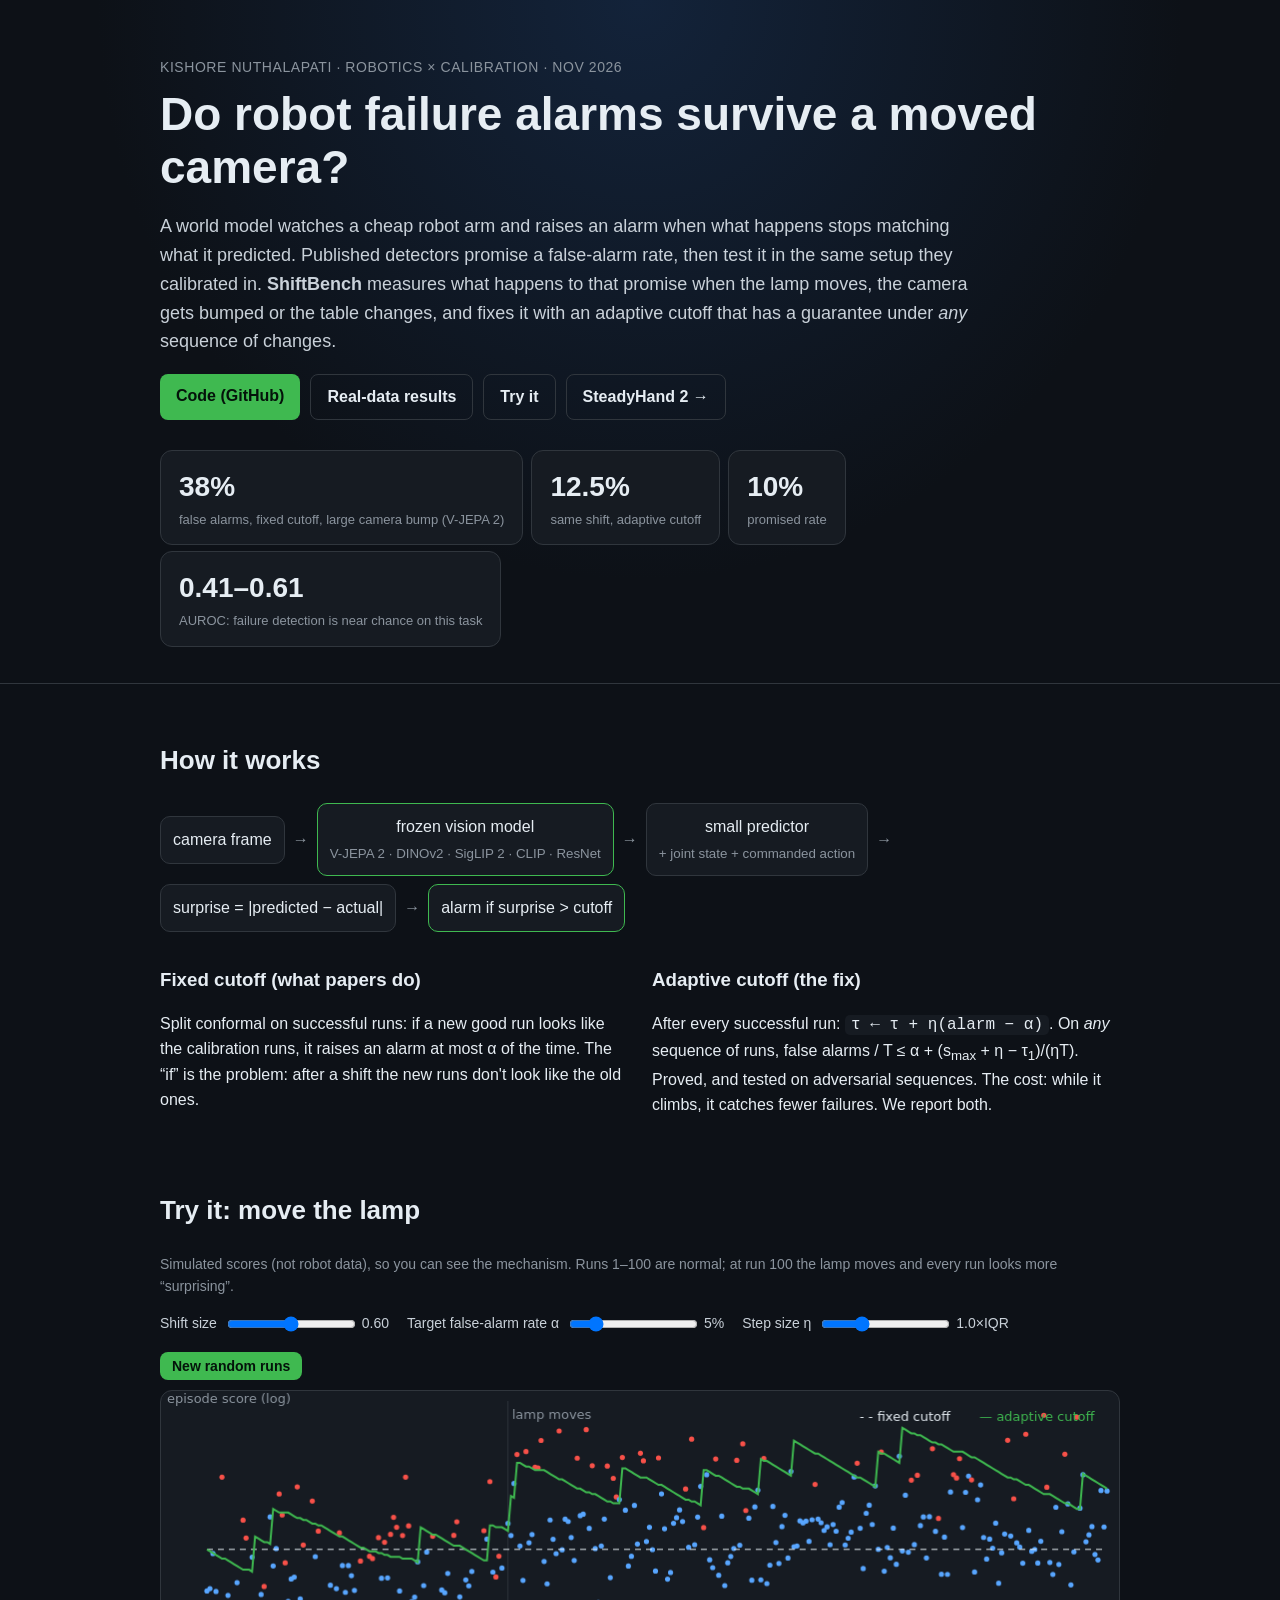
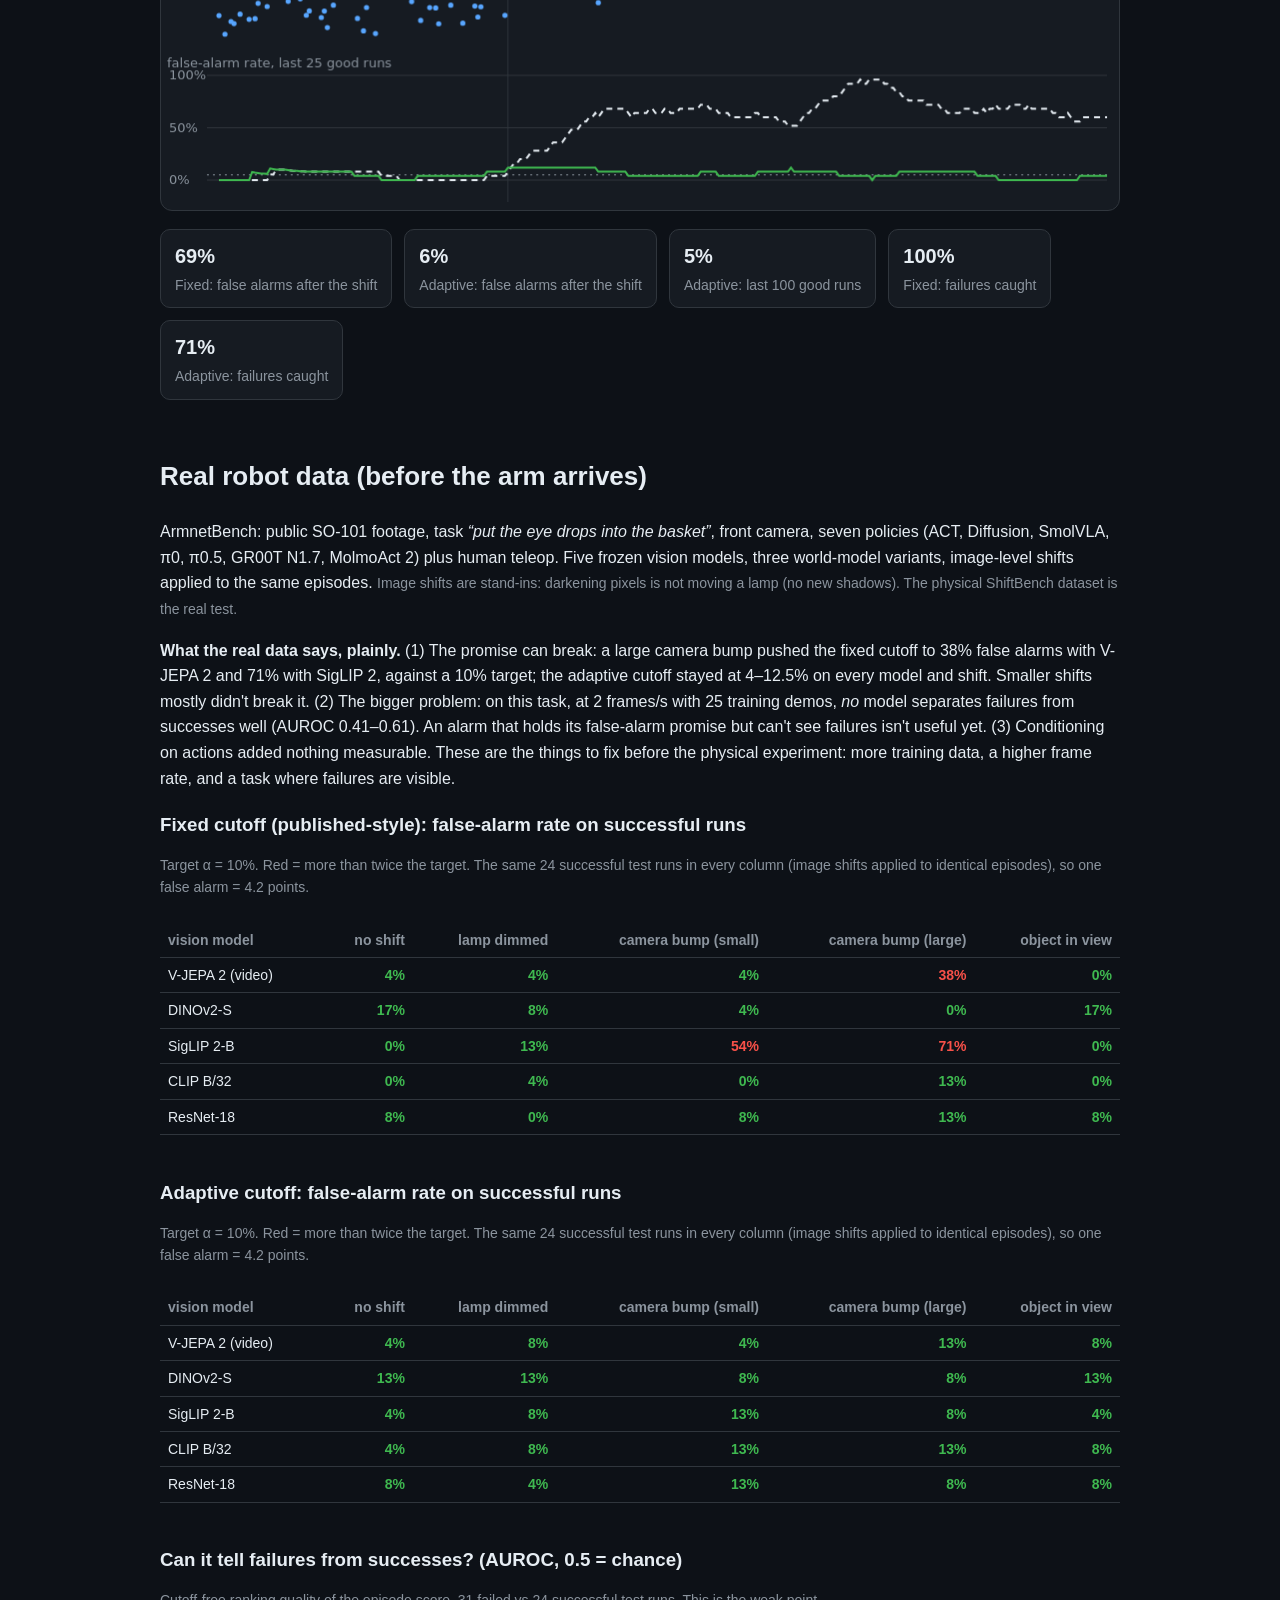
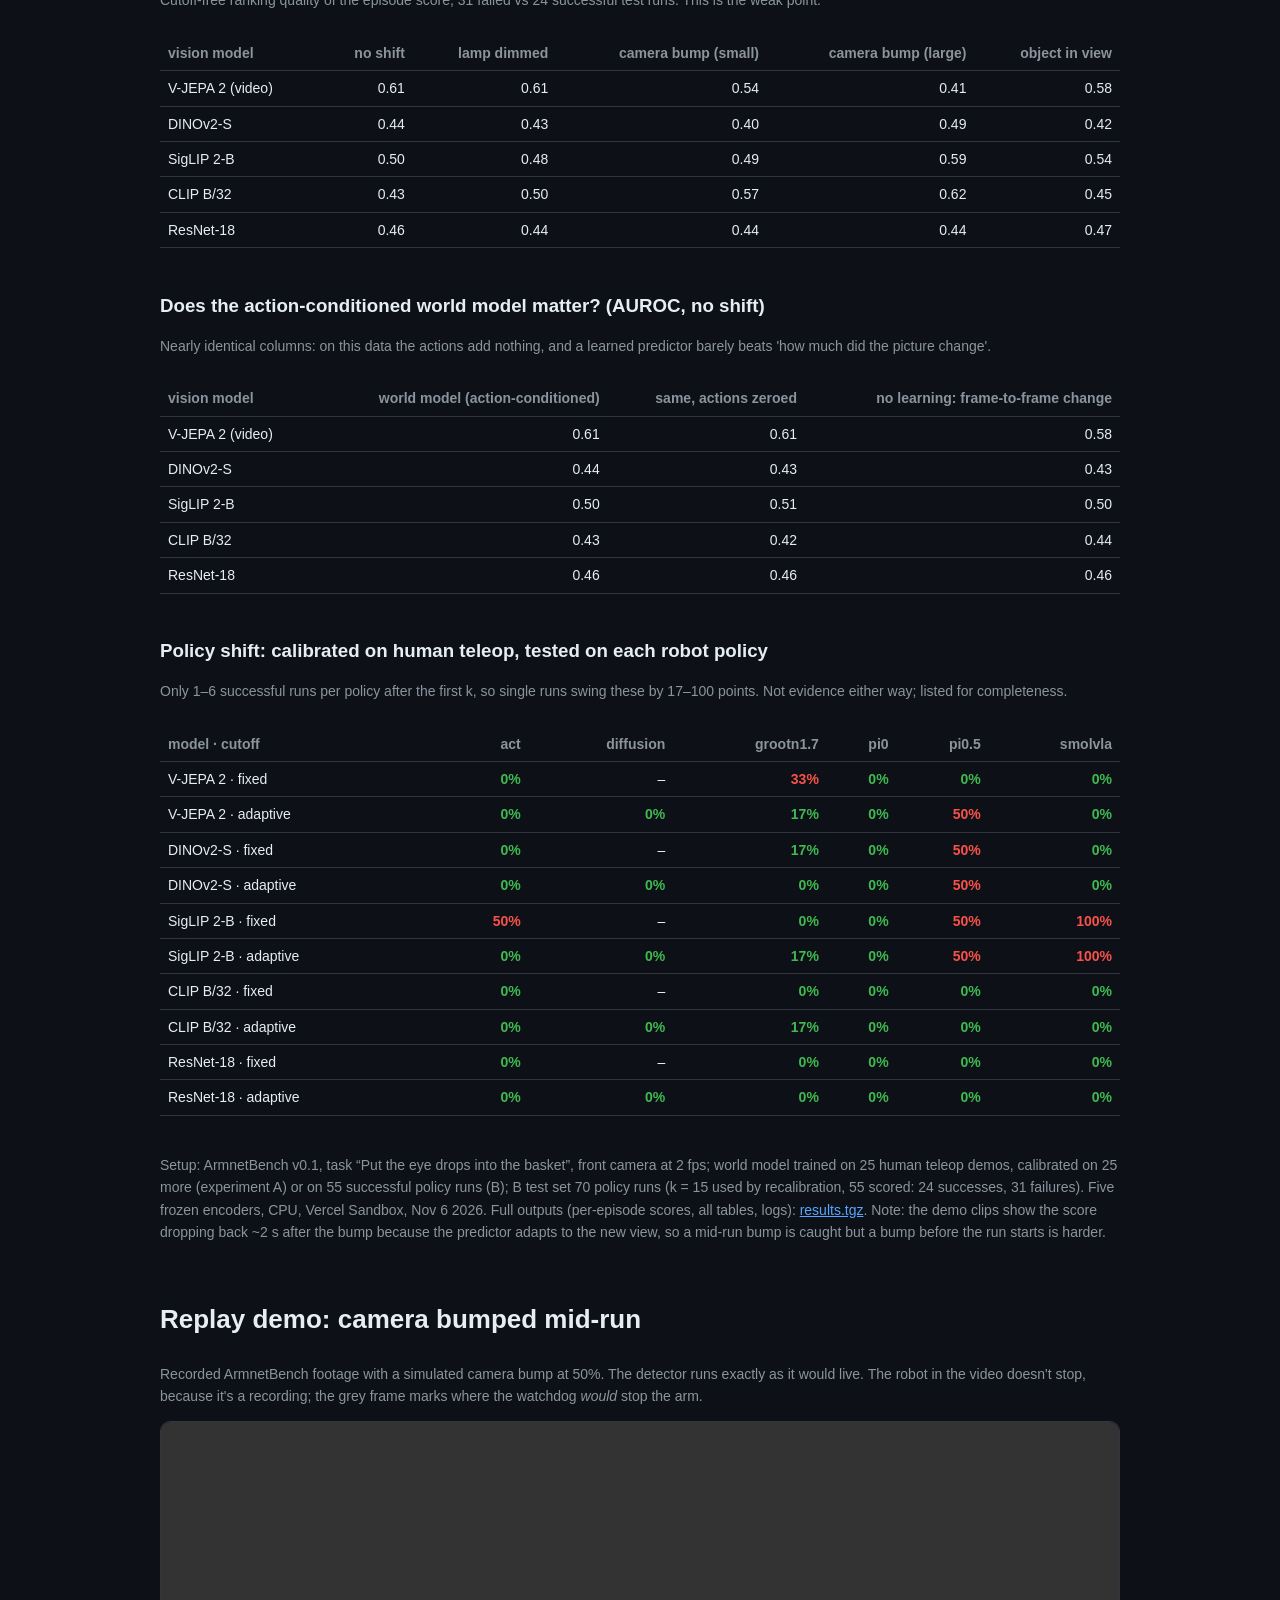
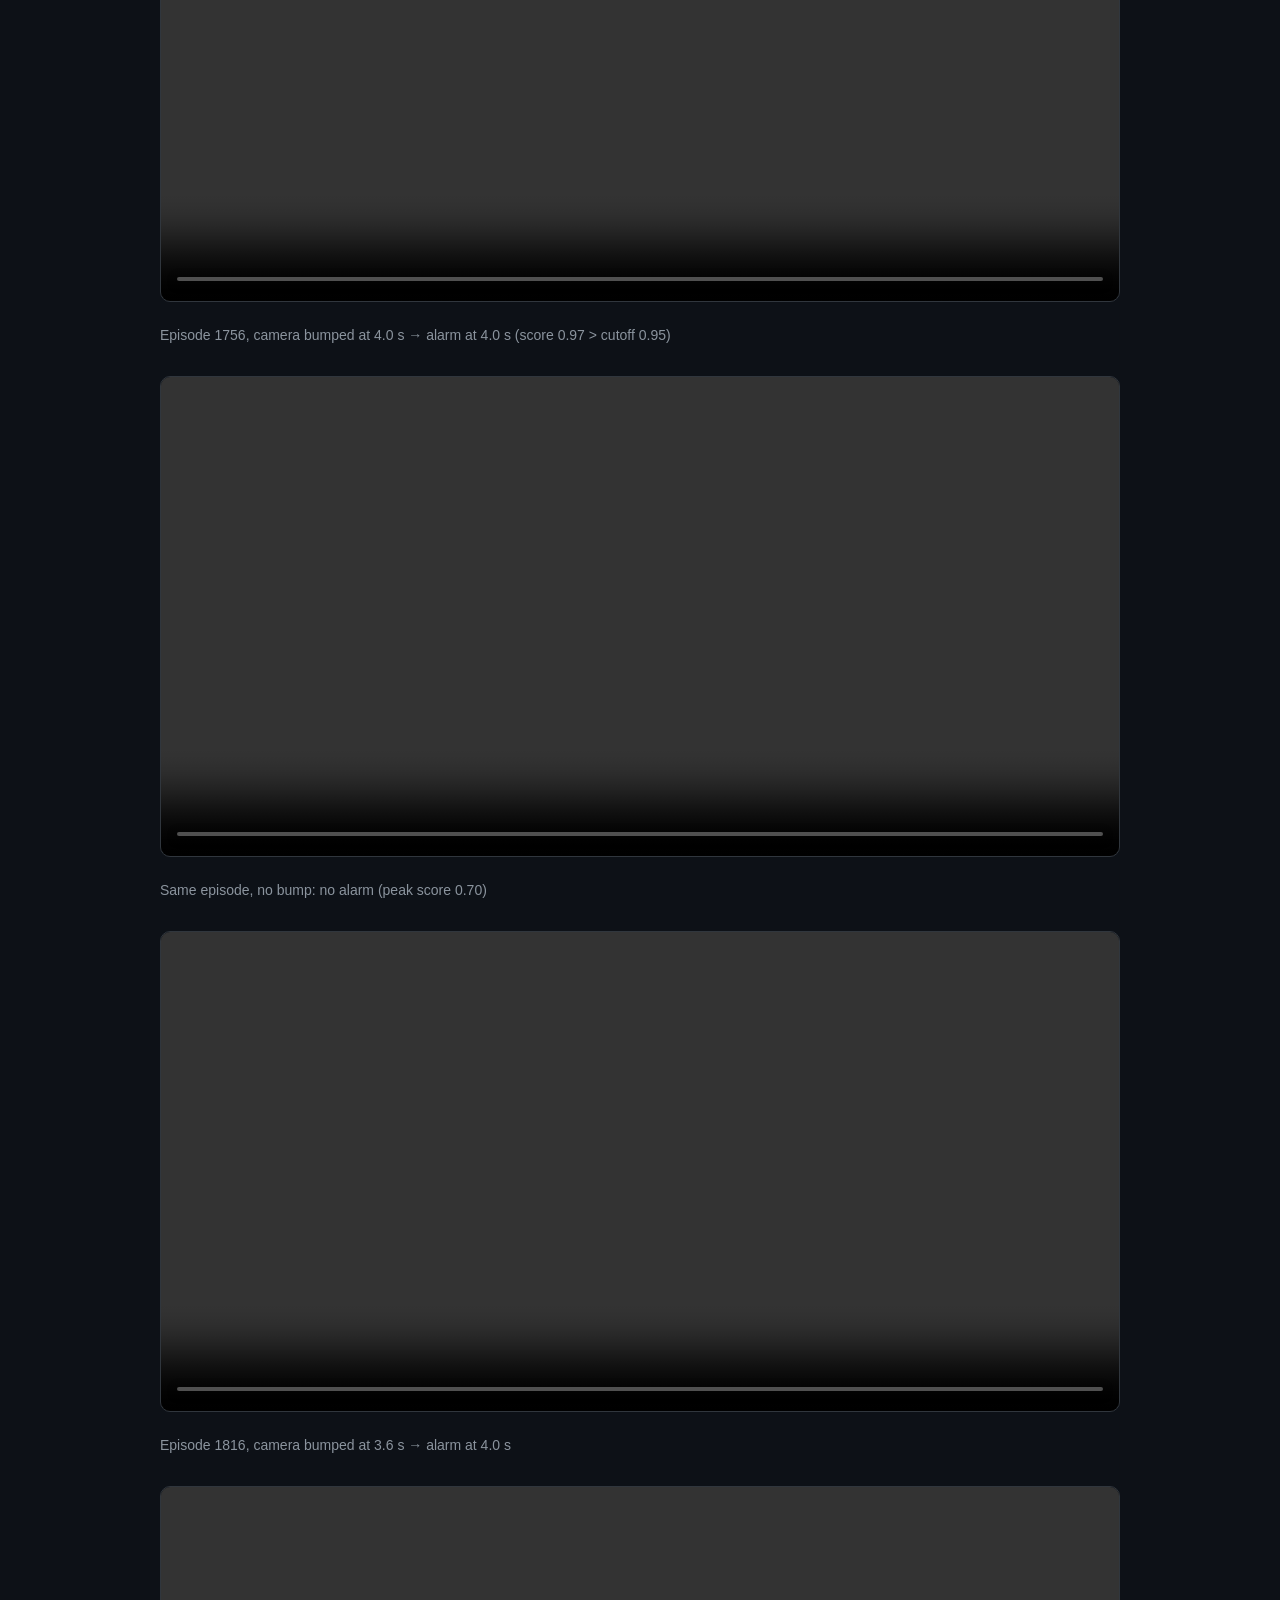
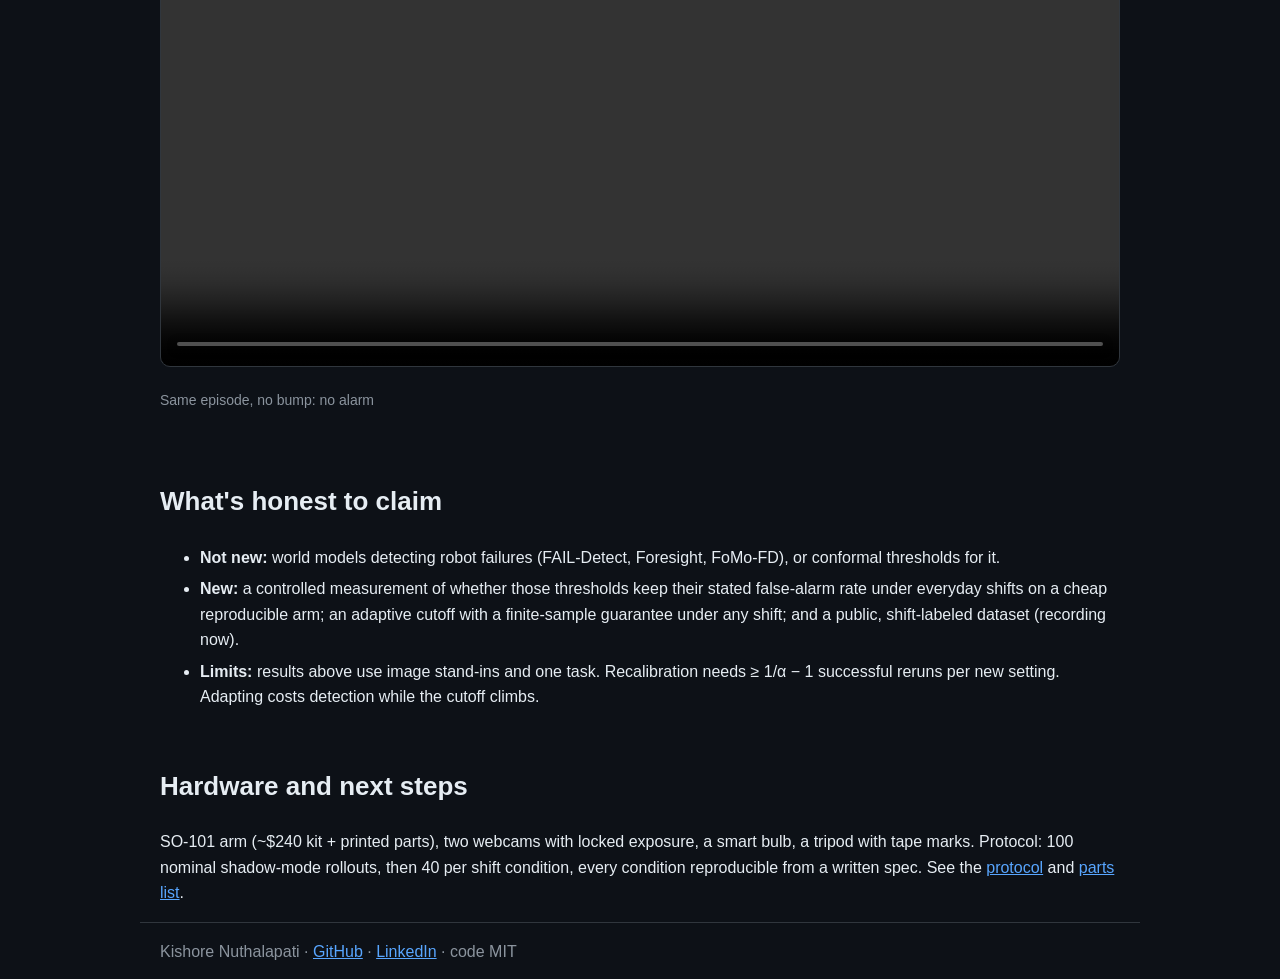
<file: site/index.html>
<!DOCTYPE html>
<html lang="en">
<head>
<meta charset="utf-8">
<meta name="viewport" content="width=device-width, initial-scale=1">
<title>ShiftBench: do robot failure alarms survive a moved camera?</title>
<meta name="description" content="A world model watches a $240 robot arm and raises an alarm when reality stops matching its prediction. ShiftBench tests whether the alarm's promised false-alarm rate survives everyday changes, and fixes it with an adaptive cutoff.">
<link rel="stylesheet" href="style.css">
</head>
<body>
<header class="hero">
  <div class="wrap">
    <p class="kicker">Kishore Nuthalapati · robotics × calibration · Nov 2026</p>
    <h1>Do robot failure alarms survive a moved camera?</h1>
    <p class="lede">A world model watches a cheap robot arm and raises an alarm when what happens stops matching what it predicted.
      Published detectors promise a false-alarm rate, then test it in the same setup they calibrated in.
      <b>ShiftBench</b> measures what happens to that promise when the lamp moves, the camera gets bumped or the table changes,
      and fixes it with an adaptive cutoff that has a guarantee under <i>any</i> sequence of changes.</p>
    <div class="links">
      <a class="btn" href="https://github.com/kishoren18-hue/shiftbench">Code (GitHub)</a>
      <a class="btn ghost" href="#results">Real-data results</a>
      <a class="btn ghost" href="#play">Try it</a>
      <a class="btn ghost" href="steadyhand2.html">SteadyHand 2 →</a>
    </div>
    <div id="headline" class="headline"></div>
  </div>
</header>

<main class="wrap">

<section>
  <h2>How it works</h2>
  <div class="pipe">
    <div class="box">camera frame</div><span>→</span>
    <div class="box em">frozen vision model<br><small>V-JEPA 2 · DINOv2 · SigLIP 2 · CLIP · ResNet</small></div><span>→</span>
    <div class="box">small predictor<br><small>+ joint state + commanded action</small></div><span>→</span>
    <div class="box">surprise = |predicted − actual|</div><span>→</span>
    <div class="box em">alarm if surprise &gt; cutoff</div>
  </div>
  <div class="cols">
    <div><h3>Fixed cutoff (what papers do)</h3>
      <p>Split conformal on successful runs: if a new good run looks like the calibration runs, it raises an alarm at most α of the time. The “if” is the problem: after a shift the new runs don't look like the old ones.</p></div>
    <div><h3>Adaptive cutoff (the fix)</h3>
      <p>After every successful run: <code>τ ← τ + η(alarm − α)</code>. On <i>any</i> sequence of runs,
      false alarms / T ≤ α + (s<sub>max</sub> + η − τ<sub>1</sub>)/(ηT). Proved, and tested on adversarial sequences.
      The cost: while it climbs, it catches fewer failures. We report both.</p></div>
  </div>
</section>

<section id="play">
  <h2>Try it: move the lamp</h2>
  <p class="note">Simulated scores (not robot data), so you can see the mechanism. Runs 1–100 are normal; at run 100 the lamp moves and every run looks more “surprising”.</p>
  <div class="controls">
    <label>Shift size <input id="shift" type="range" min="0" max="1.2" step="0.05" value="0.6"><span id="shiftv"></span></label>
    <label>Target false-alarm rate α <input id="alpha" type="range" min="0.02" max="0.2" step="0.01" value="0.05"><span id="alphav"></span></label>
    <label>Step size η <input id="eta" type="range" min="0.2" max="3" step="0.1" value="1"><span id="etav"></span></label>
    <button id="reroll" class="btn small">New random runs</button>
  </div>
  <canvas id="sim" width="960" height="420"></canvas>
  <div id="simstats" class="stats"></div>
</section>

<section id="results">
  <h2>Real robot data (before the arm arrives)</h2>
  <p>ArmnetBench: public SO-101 footage, task <i>“put the eye drops into the basket”</i>, front camera, seven policies (ACT, Diffusion, SmolVLA, π0, π0.5, GR00T N1.7, MolmoAct 2) plus human teleop.
     Five frozen vision models, three world-model variants, image-level shifts applied to the same episodes.
     <span class="note">Image shifts are stand-ins: darkening pixels is not moving a lamp (no new shadows). The physical ShiftBench dataset is the real test.</span></p>
  <div id="results-body"><p class="note">Results load from <code>results.json</code>.</p></div>
</section>

<section id="demo">
  <h2>Replay demo: camera bumped mid-run</h2>
  <p class="note">Recorded ArmnetBench footage with a simulated camera bump at 50%. The detector runs exactly as it would live. The robot in the video doesn't stop, because it's a recording; the grey frame marks where the watchdog <i>would</i> stop the arm.</p>
  <div id="videos" class="videos"></div>
</section>

<section>
  <h2>What's honest to claim</h2>
  <ul>
    <li><b>Not new:</b> world models detecting robot failures (FAIL-Detect, Foresight, FoMo-FD), or conformal thresholds for it.</li>
    <li><b>New:</b> a controlled measurement of whether those thresholds keep their stated false-alarm rate under everyday shifts on a cheap reproducible arm; an adaptive cutoff with a finite-sample guarantee under any shift; and a public, shift-labeled dataset (recording now).</li>
    <li><b>Limits:</b> results above use image stand-ins and one task. Recalibration needs ≥ 1/α − 1 successful reruns per new setting. Adapting costs detection while the cutoff climbs.</li>
  </ul>
</section>

<section>
  <h2>Hardware and next steps</h2>
  <p>SO-101 arm (~$240 kit + printed parts), two webcams with locked exposure, a smart bulb, a tripod with tape marks. Protocol: 100 nominal shadow-mode rollouts, then 40 per shift condition, every condition reproducible from a written spec. See the <a href="https://github.com/kishoren18-hue/shiftbench/blob/main/docs/PROTOCOL.md">protocol</a> and <a href="https://github.com/kishoren18-hue/shiftbench/blob/main/docs/HARDWARE.md">parts list</a>.</p>
</section>

</main>
<footer class="wrap"><p>Kishore Nuthalapati · <a href="https://github.com/kishoren18-hue">GitHub</a> · <a href="https://www.linkedin.com/in/knuthalapati">LinkedIn</a> · code MIT</p></footer>
<script src="sim.js"></script>
<script src="results.js"></script>
</body>
</html>
</file>
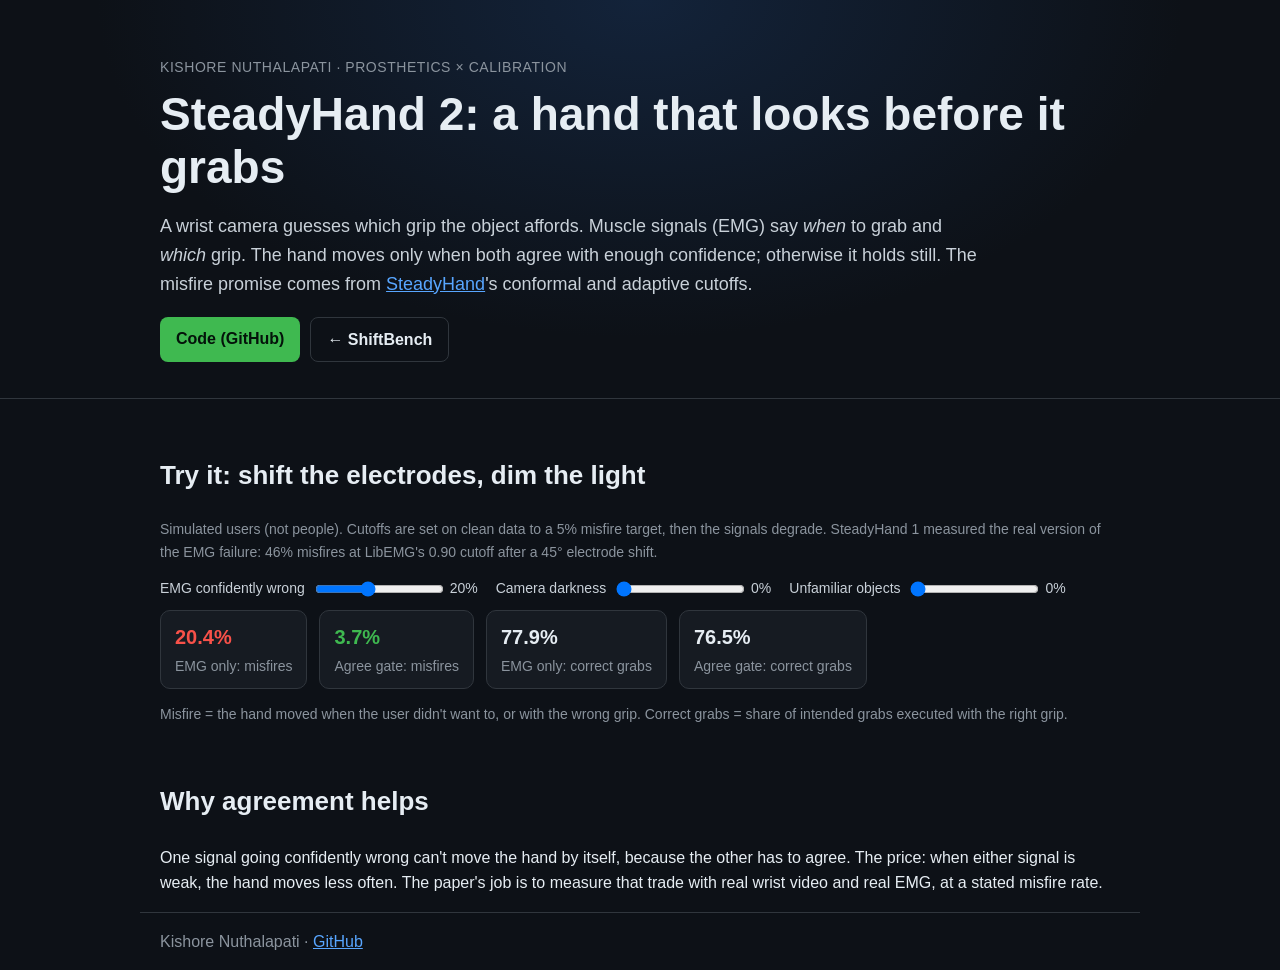
<file: site/steadyhand2.html>
<!DOCTYPE html>
<html lang="en"><head><meta charset="utf-8"><meta name="viewport" content="width=device-width, initial-scale=1">
<title>SteadyHand 2: a hand that looks before it grabs</title><link rel="stylesheet" href="style.css"></head>
<body>
<header class="hero"><div class="wrap">
  <p class="kicker">Kishore Nuthalapati · prosthetics × calibration</p>
  <h1>SteadyHand 2: a hand that looks before it grabs</h1>
  <p class="lede">A wrist camera guesses which grip the object affords. Muscle signals (EMG) say <i>when</i> to grab and <i>which</i> grip.
  The hand moves only when both agree with enough confidence; otherwise it holds still. The misfire promise comes from
  <a href="https://github.com/kishoren18-hue/steadyhand">SteadyHand</a>'s conformal and adaptive cutoffs.</p>
  <div class="links"><a class="btn" href="https://github.com/kishoren18-hue/steadyhand2">Code (GitHub)</a><a class="btn ghost" href="index.html">← ShiftBench</a></div>
</div></header>
<main class="wrap">
<section><h2>Try it: shift the electrodes, dim the light</h2>
<p class="note">Simulated users (not people). Cutoffs are set on clean data to a 5% misfire target, then the signals degrade.
SteadyHand 1 measured the real version of the EMG failure: 46% misfires at LibEMG's 0.90 cutoff after a 45° electrode shift.</p>
<div class="controls">
  <label>EMG confidently wrong <input id="es" type="range" min="0" max="0.5" step="0.05" value="0.2"><span id="esv"></span></label>
  <label>Camera darkness <input id="vd" type="range" min="0" max="0.9" step="0.05" value="0"><span id="vdv"></span></label>
  <label>Unfamiliar objects <input id="vn" type="range" min="0" max="0.5" step="0.05" value="0"><span id="vnv"></span></label>
</div>
<div id="out" class="stats"></div>
<p class="note">Misfire = the hand moved when the user didn't want to, or with the wrong grip. Correct grabs = share of intended grabs executed with the right grip.</p>
</section>
<section><h2>Why agreement helps</h2><p>One signal going confidently wrong can't move the hand by itself, because the other has to agree. The price: when either signal is weak, the hand moves less often. The paper's job is to measure that trade with real wrist video and real EMG, at a stated misfire rate.</p></section>
</main>
<footer class="wrap"><p>Kishore Nuthalapati · <a href="https://github.com/kishoren18-hue">GitHub</a></p></footer>
<script>
(() => {
  const $ = id => document.getElementById(id); const K = 4;
  let seed = 3; const rand = () => (seed = (seed * 1664525 + 1013904223) % 4294967296) / 4294967296;
  const randn = () => { let u = 0; while (!u) u = rand(); return Math.sqrt(-2 * Math.log(u)) * Math.cos(2 * Math.PI * rand()); };
  const softmax = a => { const m = Math.max(...a), e = a.map(x => Math.exp(x - m)), s = e.reduce((p, q) => p + q); return e.map(x => x / s); };
  function sample(n, es, vd, vn) {
    const out = []; let y = 0, left = 0;
    for (let i = 0; i < n; i++) {
      if (!left) { left = 10 + Math.floor(rand() * 30); y = rand() < 0.6 ? 0 : 1 + Math.floor(rand() * K); }
      left--; const aff = y || 1 + Math.floor(rand() * K); const sk = 3.2;
      let le = Array.from({ length: K + 1 }, randn); 
      if (rand() < es) { le = Array.from({ length: K + 1 }, randn); le[(y + 1 + Math.floor(rand() * K)) % (K + 1)] += sk + 1.5; } else le[y] += sk;
      let lv = Array.from({ length: K }, randn);
      if (rand() < vn) lv[(aff - 1 + 1 + Math.floor(rand() * (K - 1))) % K] += 4.5; else lv[aff - 1] += Math.max(3.5 * (1 - vd), 0.1);
      out.push({ y, pe: softmax(le), pv: softmax(lv) });
    }
    return out;
  }
  const argmax = a => a.indexOf(Math.max(...a));
  function decide(d, mode) {
    const ge = argmax(d.pe), go = 1 - d.pe[0];
    if (mode === "emg") return { g: ge, c: ge ? Math.max(...d.pe) : 0 };
    const prod = d.pv.map((v, j) => v * d.pe[j + 1]), s = prod.reduce((a, b) => a + b), q = prod.map(x => x / s), g = argmax(q) + 1;
    const ok = ge === g && argmax(d.pv) + 1 === g; return { g: ok ? g : 0, c: ok ? go * q[g - 1] : 0 };
  }
  function cutoff(data, mode, target) {
    const ds = data.map(d => ({ ...decide(d, mode), y: d.y })).filter(x => x.g);
    const cs = [...new Set(ds.map(x => x.c))].sort((a, b) => a - b);
    for (const t of [0, ...cs]) { const m = ds.filter(x => x.c > t && x.g !== x.y).length / data.length; if (m <= target) return t; }
    return 1;
  }
  seed = 3; const clean = sample(6000, 0, 0, 0);
  const cut = { emg: cutoff(clean, "emg", 0.05), agree: cutoff(clean, "agree", 0.05) };
  function run() {
    const es = +$("es").value, vd = +$("vd").value, vn = +$("vn").value;
    $("esv").textContent = (es * 100).toFixed(0) + "%"; $("vdv").textContent = (vd * 100).toFixed(0) + "%"; $("vnv").textContent = (vn * 100).toFixed(0) + "%";
    seed = 11; const data = sample(6000, es, vd, vn);
    const stat = mode => { let mis = 0, good = 0, want = 0; for (const d of data) { const r = decide(d, mode), act = r.g && r.c > cut[mode] ? r.g : 0;
      if (act && act !== d.y) mis++; if (d.y) { want++; if (act === d.y) good++; } } return [mis / data.length, good / want]; };
    const [me, ge] = stat("emg"), [ma, ga] = stat("agree");
    $("out").innerHTML = [["EMG only: misfires", me, me > 0.05], ["Agree gate: misfires", ma, ma > 0.05], ["EMG only: correct grabs", ge], ["Agree gate: correct grabs", ga]]
      .map(([l, v, bad]) => `<div class="stat"><b style="color:${bad === undefined ? "#e6edf3" : bad ? "#f85149" : "#3fb950"}">${(100 * v).toFixed(1)}%</b><br><span class="note">${l}</span></div>`).join("");
  }
  ["es", "vd", "vn"].forEach(id => $(id).addEventListener("input", run)); run();
})();
</script></body></html>
</file>
<file: site/style.css>
:root{--bg:#0d1117;--fg:#e6edf3;--mut:#8b949e;--card:#161b22;--line:#30363d;--acc:#3fb950;--warn:#f0883e;--bad:#f85149;--blue:#58a6ff}
*{box-sizing:border-box}body{margin:0;background:var(--bg);color:var(--fg);font:16px/1.6 -apple-system,BlinkMacSystemFont,"Segoe UI",Inter,sans-serif}
.wrap{max-width:1000px;margin:0 auto;padding:0 20px}
.hero{border-bottom:1px solid var(--line);padding:56px 0 36px;background:radial-gradient(ellipse at top,#13233a 0,transparent 60%)}
.kicker{color:var(--mut);font-size:14px;letter-spacing:.04em;text-transform:uppercase;margin:0}
h1{font-size:clamp(28px,5vw,46px);line-height:1.15;margin:10px 0 16px}h2{margin-top:56px;font-size:26px}h3{margin-bottom:4px}
.lede{font-size:18px;color:#c9d1d9;max-width:820px}
a{color:var(--blue)}.links{display:flex;gap:10px;flex-wrap:wrap;margin-top:18px}
.btn{display:inline-block;background:var(--acc);color:#04130a;font-weight:600;padding:9px 16px;border-radius:8px;text-decoration:none;border:0;cursor:pointer}
.btn.ghost{background:transparent;color:var(--fg);border:1px solid var(--line)}.btn.small{padding:6px 12px;font-size:14px}
.headline{margin-top:24px}.headline .big{display:inline-block;background:var(--card);border:1px solid var(--line);border-radius:12px;padding:14px 18px;margin:6px 8px 0 0}
.headline .num{font-size:28px;font-weight:700}.headline .lab{color:var(--mut);font-size:13px}
.pipe{display:flex;align-items:center;gap:8px;flex-wrap:wrap;margin:14px 0}.pipe span{color:var(--mut)}
.box{background:var(--card);border:1px solid var(--line);border-radius:10px;padding:10px 12px;text-align:center}.box.em{border-color:var(--acc)}.box small{color:var(--mut)}
.cols{display:grid;grid-template-columns:1fr 1fr;gap:24px}@media(max-width:720px){.cols{grid-template-columns:1fr}}
code{background:var(--card);padding:1px 6px;border-radius:5px}
.note{color:var(--mut);font-size:14px}
.controls{display:flex;flex-wrap:wrap;gap:18px;align-items:center;margin:10px 0}.controls label{font-size:14px;color:#c9d1d9}.controls input{vertical-align:middle;margin:0 6px}
canvas{width:100%;height:auto;background:var(--card);border:1px solid var(--line);border-radius:12px}
.stats{display:flex;gap:12px;flex-wrap:wrap;margin-top:10px}.stat{background:var(--card);border:1px solid var(--line);border-radius:10px;padding:10px 14px}.stat b{font-size:20px}
table{border-collapse:collapse;width:100%;font-size:14px;margin:10px 0 24px}th,td{border-bottom:1px solid var(--line);padding:6px 8px;text-align:right}th:first-child,td:first-child{text-align:left}
th{color:var(--mut);font-weight:600}td.bad{color:var(--bad);font-weight:600}td.ok{color:var(--acc);font-weight:600}
.videos{display:grid;grid-template-columns:1fr;gap:16px}.videos video{width:100%;border-radius:10px;border:1px solid var(--line)}
footer{color:var(--mut);border-top:1px solid var(--line);margin-top:60px;padding:20px}
ul li{margin:6px 0}
</file>
